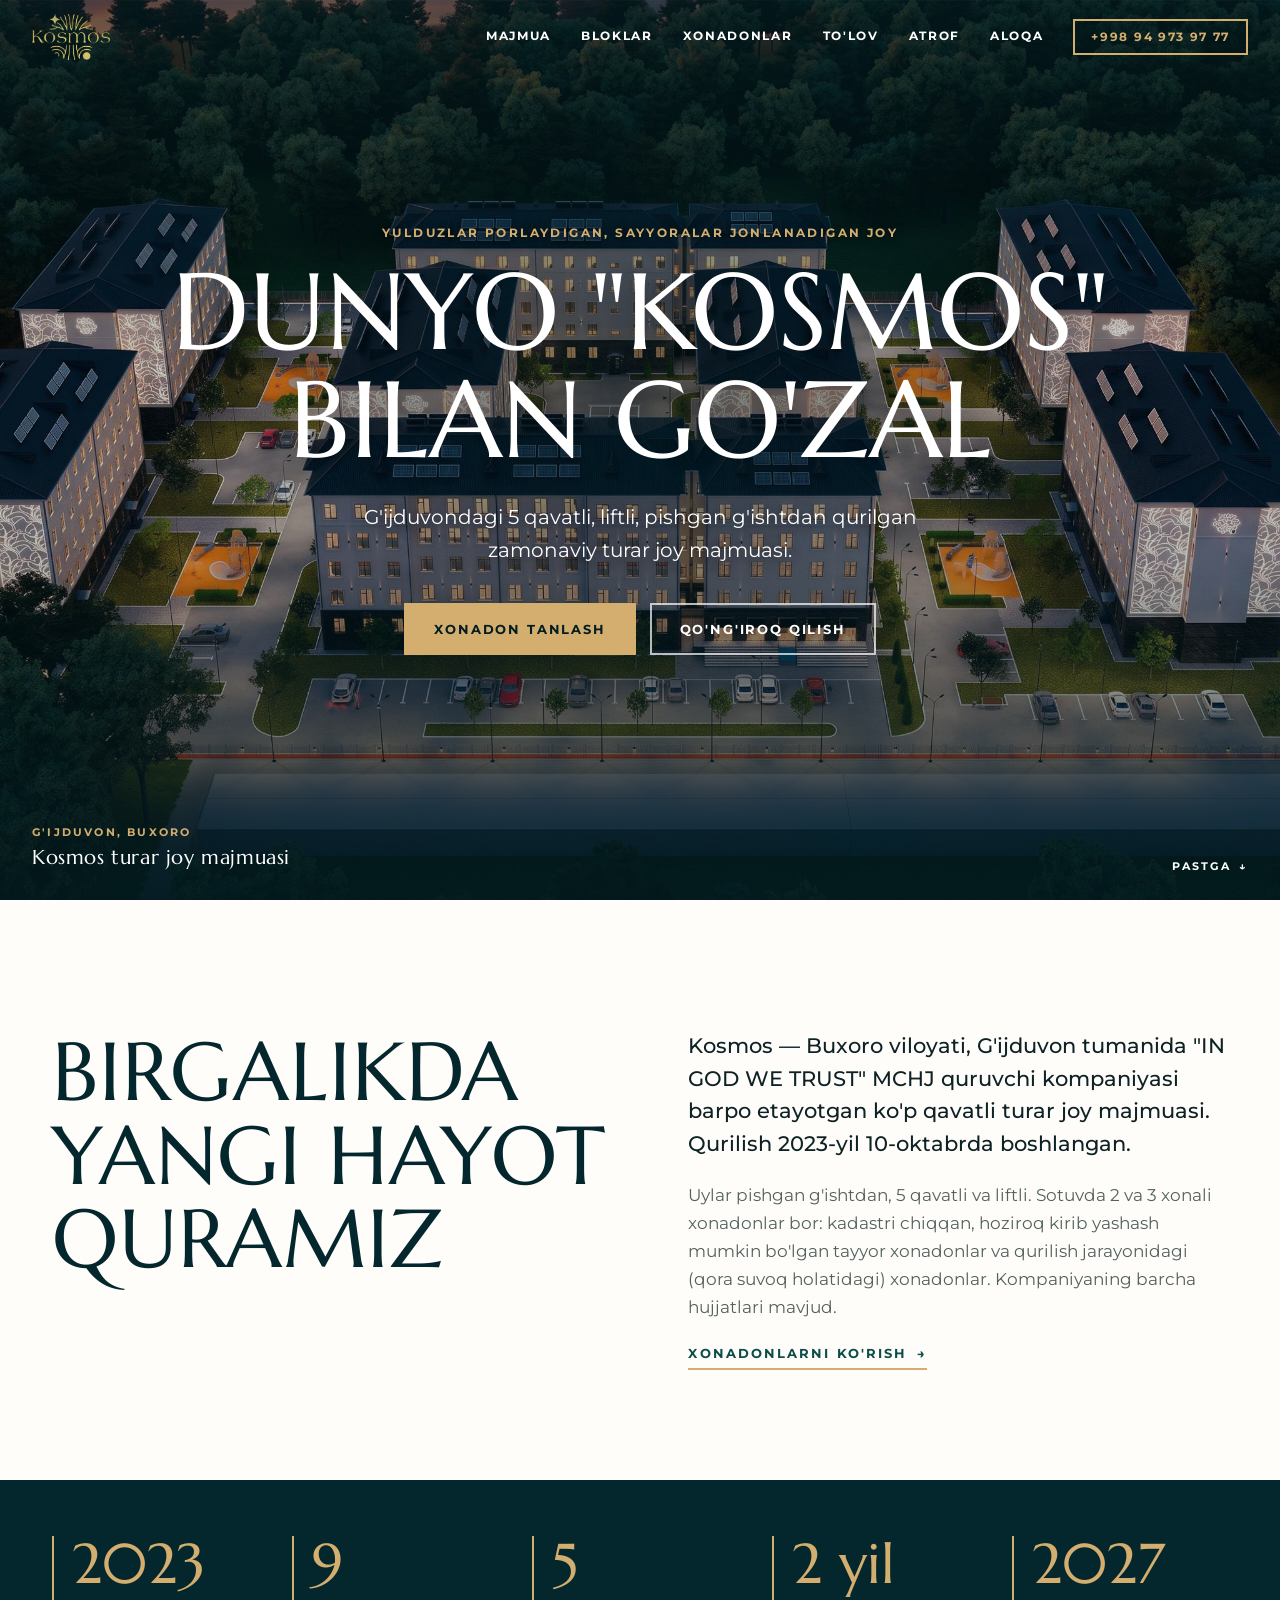
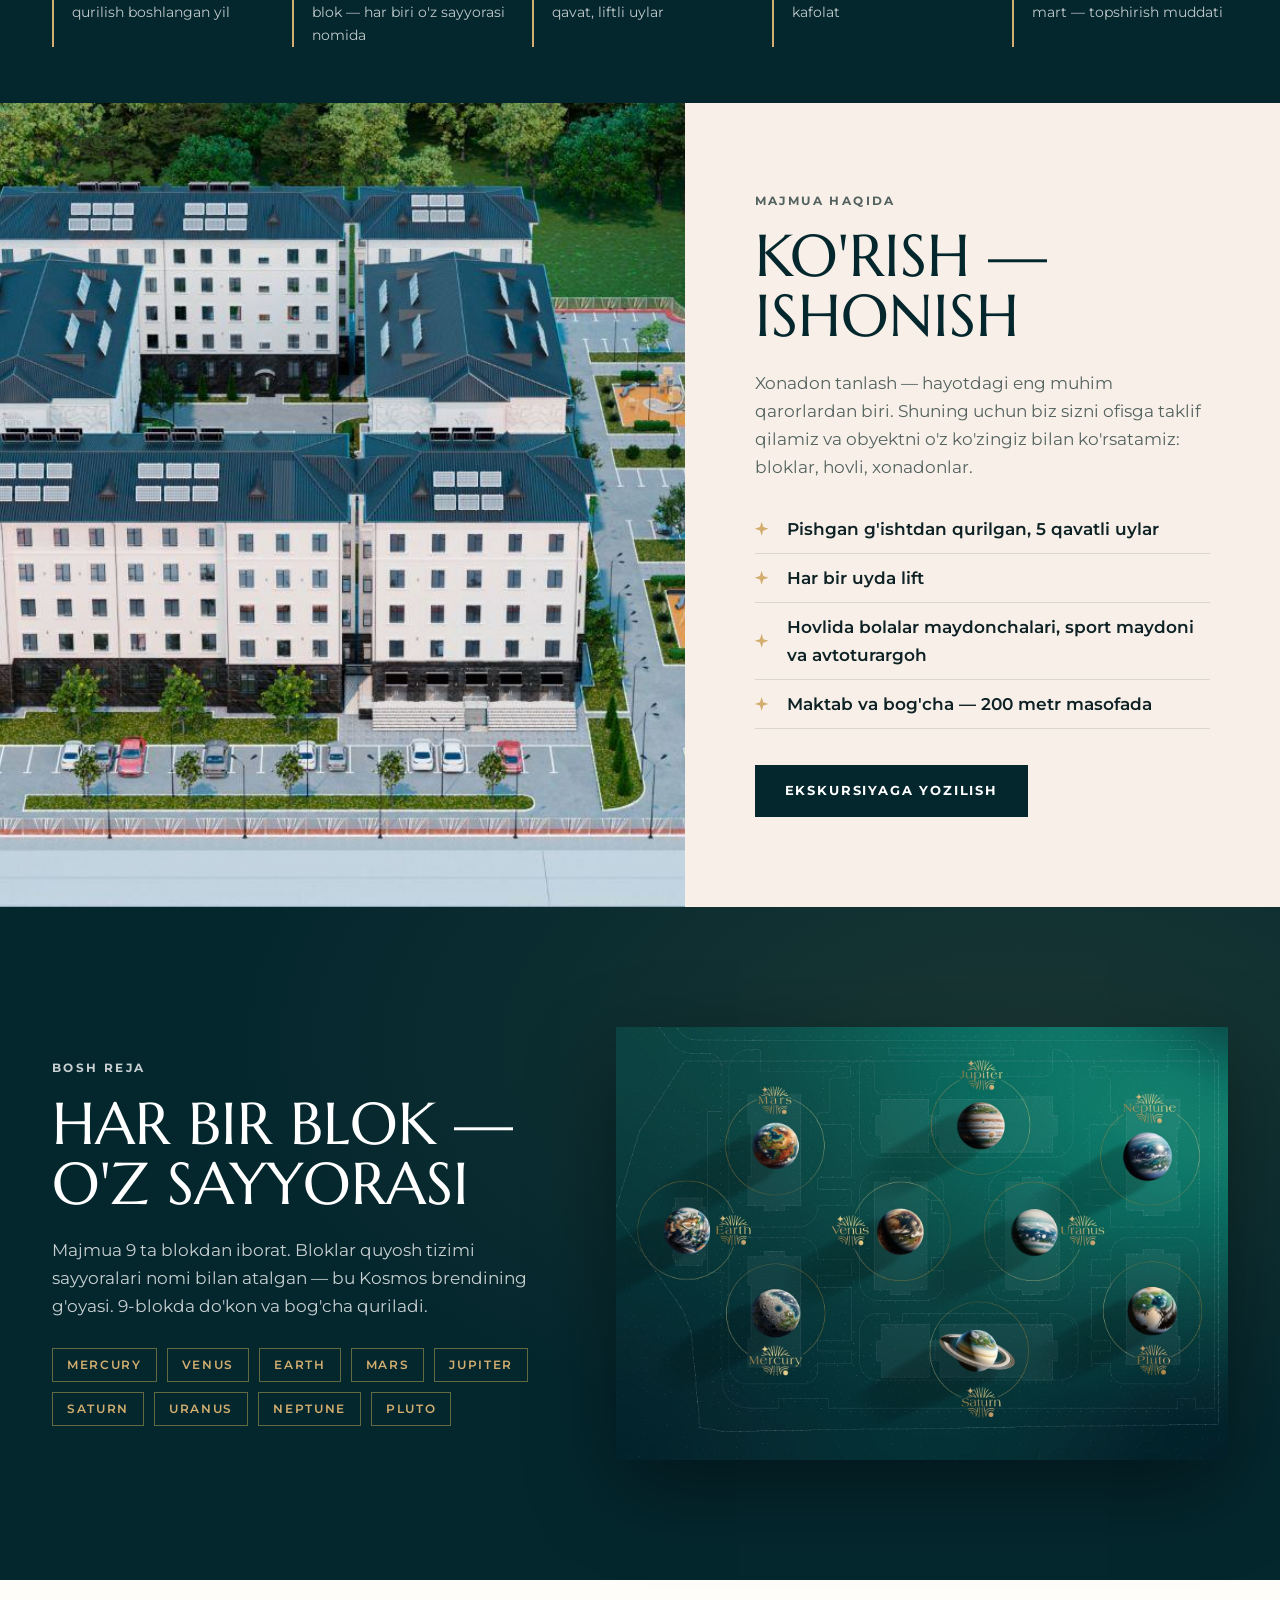
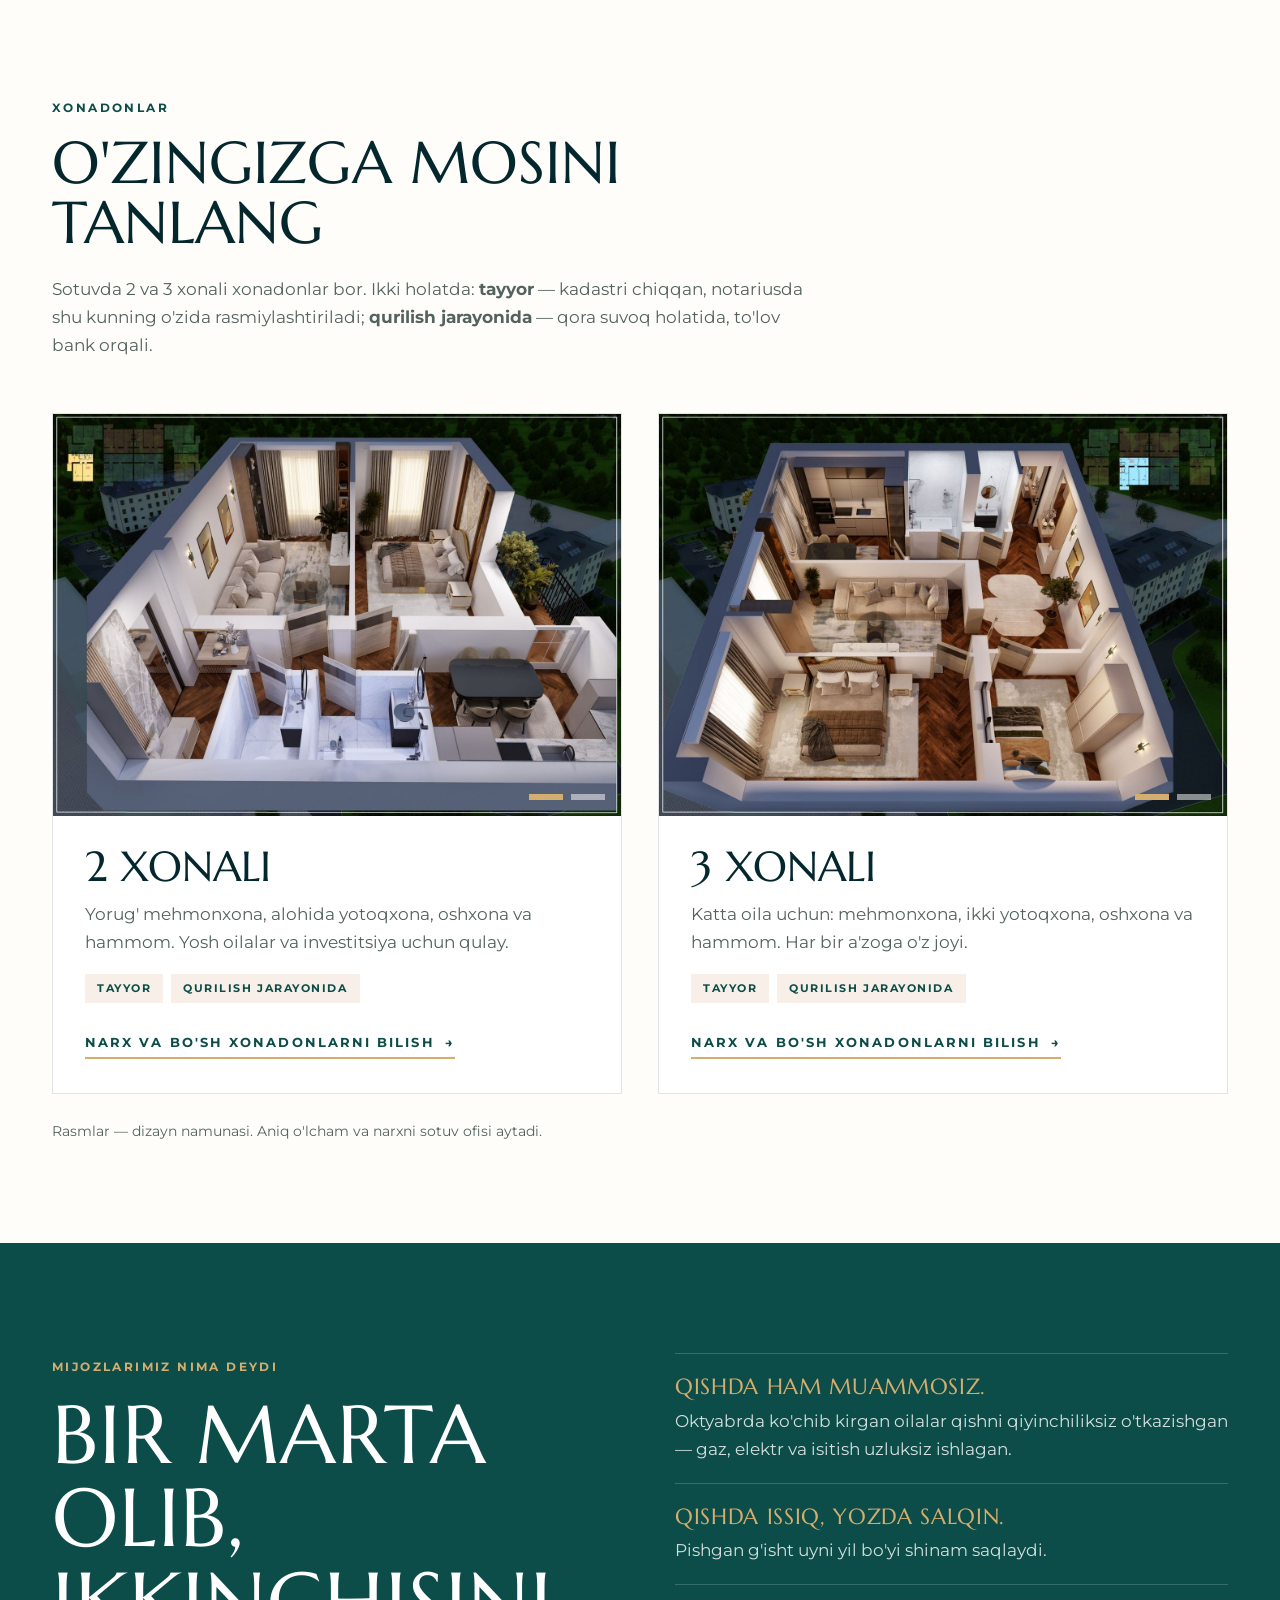
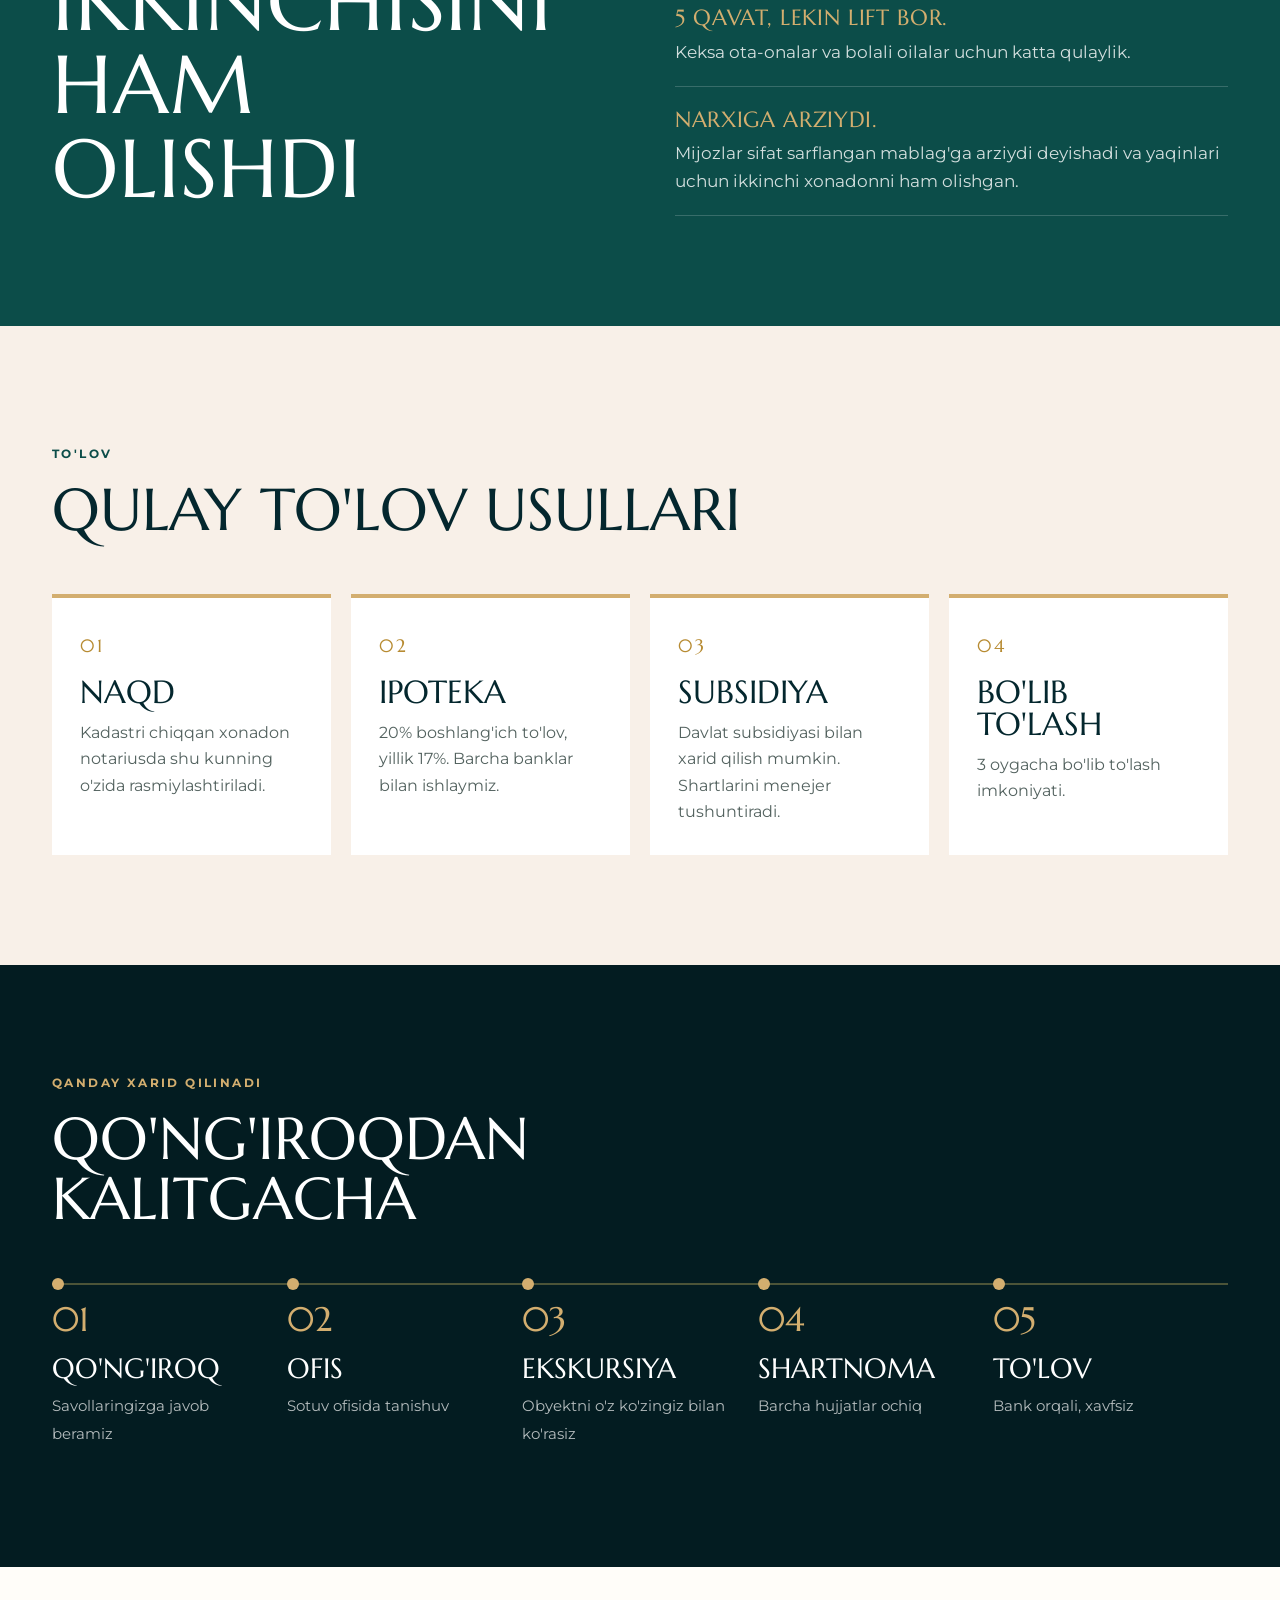
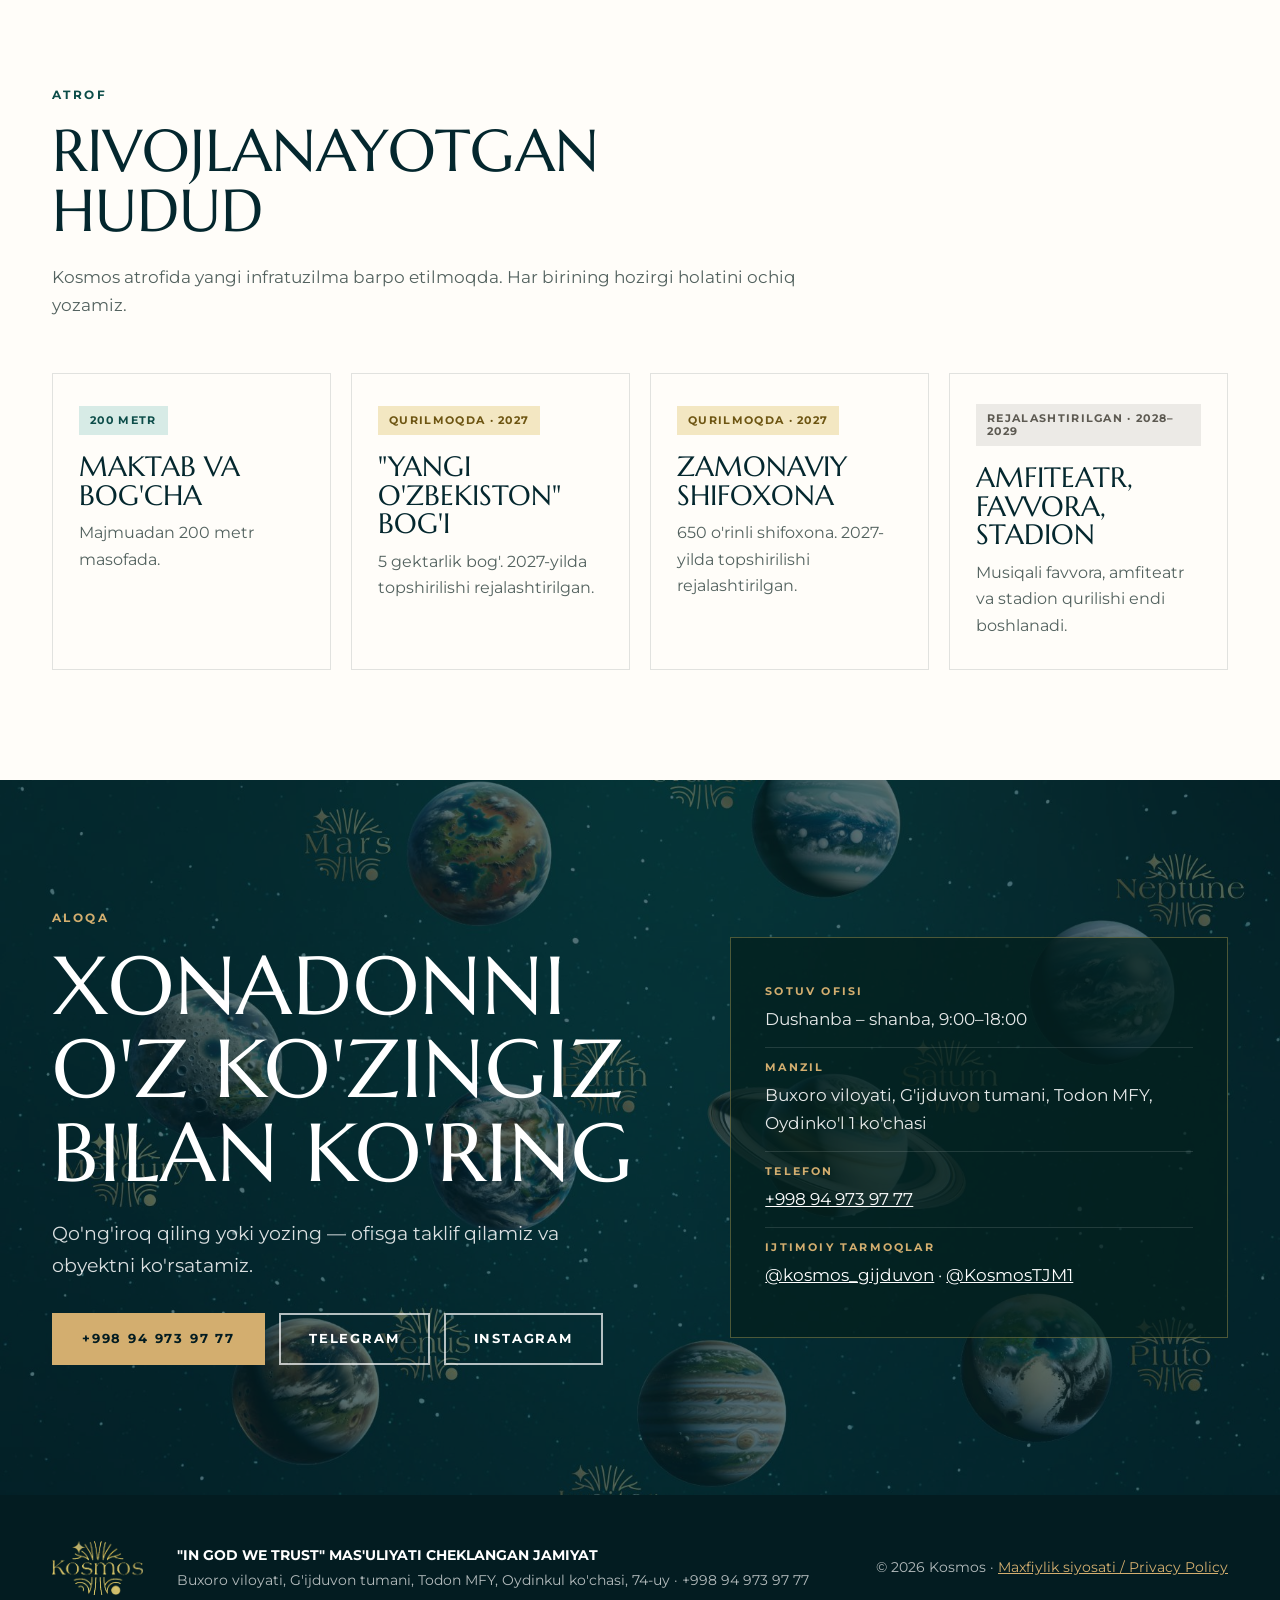
<file: index.html>
<!doctype html>
<html lang="uz">
<head>
<meta charset="utf-8">
<meta name="viewport" content="width=device-width, initial-scale=1">
<title>Kosmos turar joy majmuasi — G'ijduvon</title>
<meta name="description" content="Kosmos — G'ijduvondagi 5 qavatli, liftli, pishgan g'ishtdan qurilgan turar joy majmuasi. 2 va 3 xonali xonadonlar: tayyor (kadastrli) va qurilish jarayonidagi. Quruvchi: &quot;IN GOD WE TRUST&quot; MCHJ.">
<meta name="theme-color" content="#062F2B">
<meta property="og:title" content="Kosmos turar joy majmuasi — G'ijduvon">
<meta property="og:description" content="5 qavatli, liftli, pishgan g'ishtdan qurilgan uylar. 2 va 3 xonali xonadonlar.">
<meta property="og:image" content="https://kosmostjm.uz/bosh-kompyuter.jpg">
<meta property="og:url" content="https://kosmostjm.uz/">
<link rel="icon" href="logo-gold.png">
<link rel="preconnect" href="https://fonts.googleapis.com">
<link rel="preconnect" href="https://fonts.gstatic.com" crossorigin>
<link href="https://fonts.googleapis.com/css2?family=Marcellus&family=Montserrat:wght@400;500;600;700&display=swap" rel="stylesheet">
<link rel="stylesheet" href="site.css">
</head>
<body>

<header class="nav" id="nav">
  <div class="nav__inner">
    <a class="nav__logo" href="#top" aria-label="Kosmos — bosh sahifa"><img src="logo-gold.png" alt="Kosmos"></a>
    <nav class="nav__links" id="menu" aria-label="Asosiy menyu">
      <a href="#majmua">Majmua</a>
      <a href="#bloklar">Bloklar</a>
      <a href="#xonadonlar">Xonadonlar</a>
      <a href="#tolov">To'lov</a>
      <a href="#atrof">Atrof</a>
      <a href="#aloqa">Aloqa</a>
      <a class="nav__call" href="tel:+998949739777">+998 94 973 97 77</a>
    </nav>
    <button class="nav__burger" id="burger" aria-label="Menyuni ochish" aria-expanded="false" aria-controls="menu"><span></span><span></span><span></span></button>
  </div>
</header>

<main id="top">

  <!-- HERO -->
  <section class="hero">
    <picture>
      <source media="(max-width: 700px) and (orientation: portrait)" srcset="bosh-telefon.jpg">
      <img class="hero__bg" src="bosh-kompyuter.jpg" alt="Kosmos turar joy majmuasi kechqurun: derazalarda chiroqlar yongan">
    </picture>
    <div class="hero__tint"></div>
    <div class="hero__content">
      <p class="eyebrow">Yulduzlar porlaydigan, sayyoralar jonlanadigan joy</p>
      <h1 class="hero__title">Dunyo "Kosmos"<br>bilan go'zal</h1>
      <p class="hero__lead">G'ijduvondagi 5 qavatli, liftli, pishgan g'ishtdan qurilgan zamonaviy turar joy majmuasi.</p>
      <div class="hero__cta">
        <a class="btn btn--gold" href="#xonadonlar">Xonadon tanlash</a>
        <a class="btn btn--ghost" href="tel:+998949739777">Qo'ng'iroq qilish</a>
      </div>
    </div>
    <div class="hero__foot">
      <div class="hero__place"><span>G'ijduvon, Buxoro</span><b>Kosmos turar joy majmuasi</b></div>
      <a class="hero__scroll" href="#majmua">Pastga <i aria-hidden="true">↓</i></a>
    </div>
  </section>

  <!-- INTRO -->
  <section class="intro reveal" id="majmua">
    <div class="wrap intro__grid">
      <h2 class="h-display">Birgalikda<br>yangi hayot<br>quramiz</h2>
      <div>
        <p class="lead">Kosmos — Buxoro viloyati, G'ijduvon tumanida "IN GOD WE TRUST" MCHJ quruvchi kompaniyasi barpo etayotgan ko'p qavatli turar joy majmuasi. Qurilish 2023-yil 10-oktabrda boshlangan.</p>
        <p>Uylar pishgan g'ishtdan, 5 qavatli va liftli. Sotuvda 2 va 3 xonali xonadonlar bor: kadastri chiqqan, hoziroq kirib yashash mumkin bo'lgan tayyor xonadonlar va qurilish jarayonidagi (qora suvoq holatidagi) xonadonlar. Kompaniyaning barcha hujjatlari mavjud.</p>
        <a class="link-arrow" href="#xonadonlar">Xonadonlarni ko'rish</a>
      </div>
    </div>
  </section>

  <!-- STATS -->
  <section class="stats">
    <div class="wrap stats__grid">
      <div class="stat"><b>2023</b><span>qurilish boshlangan yil</span></div>
      <div class="stat"><b>9</b><span>blok — har biri o'z sayyorasi nomida</span></div>
      <div class="stat"><b>5</b><span>qavat, liftli uylar</span></div>
      <div class="stat"><b>2 yil</b><span>kafolat</span></div>
      <div class="stat"><b>2027</b><span>mart — topshirish muddati</span></div>
    </div>
  </section>

  <!-- SEEING IS BELIEVING -->
  <section class="split reveal">
    <div class="split__img"><img src="hero.jpg" alt="Kosmos majmuasi: bloklar, hovli va bolalar maydonchalari" loading="lazy"></div>
    <div class="split__text">
      <p class="eyebrow eyebrow--dark">Majmua haqida</p>
      <h2 class="h-section">Ko'rish — ishonish</h2>
      <p>Xonadon tanlash — hayotdagi eng muhim qarorlardan biri. Shuning uchun biz sizni ofisga taklif qilamiz va obyektni o'z ko'zingiz bilan ko'rsatamiz: bloklar, hovli, xonadonlar.</p>
      <ul class="ticks">
        <li>Pishgan g'ishtdan qurilgan, 5 qavatli uylar</li>
        <li>Har bir uyda lift</li>
        <li>Hovlida bolalar maydonchalari, sport maydoni va avtoturargoh</li>
        <li>Maktab va bog'cha — 200 metr masofada</li>
      </ul>
      <a class="btn btn--dark" href="#aloqa">Ekskursiyaga yozilish</a>
    </div>
  </section>

  <!-- BLOCKS -->
  <section class="blocks" id="bloklar">
    <div class="wrap blocks__grid reveal">
      <div class="blocks__text">
        <p class="eyebrow">Bosh reja</p>
        <h2 class="h-section h-section--light">Har bir blok —<br>o'z sayyorasi</h2>
        <p>Majmua 9 ta blokdan iborat. Bloklar quyosh tizimi sayyoralari nomi bilan atalgan — bu Kosmos brendining g'oyasi. 9-blokda do'kon va bog'cha quriladi.</p>
        <ul class="planets">
          <li>Mercury</li><li>Venus</li><li>Earth</li><li>Mars</li><li>Jupiter</li><li>Saturn</li><li>Uranus</li><li>Neptune</li><li>Pluto</li>
        </ul>
      </div>
      <figure class="blocks__img"><img src="reja-sayyoralar.jpg" alt="Kosmos bosh rejasi: har bir blok o'z sayyorasi nomida" loading="lazy"></figure>
    </div>
  </section>

  <!-- APARTMENTS -->
  <section class="flats" id="xonadonlar">
    <div class="wrap">
      <div class="section-head reveal">
        <p class="eyebrow eyebrow--dark">Xonadonlar</p>
        <h2 class="h-section">O'zingizga mosini tanlang</h2>
        <p>Sotuvda 2 va 3 xonali xonadonlar bor. Ikki holatda: <b>tayyor</b> — kadastri chiqqan, notariusda shu kunning o'zida rasmiylashtiriladi; <b>qurilish jarayonida</b> — qora suvoq holatida, to'lov bank orqali.</p>
      </div>
      <div class="flats__grid">
        <article class="flat reveal">
          <div class="flat__gallery" data-gallery>
            <img src="2-xonali-1.jpg" alt="2 xonali xonadon dizayn ko'rinishi" loading="lazy">
            <div class="flat__thumbs">
              <button aria-label="1-rasm" class="is-on" data-src="2-xonali-1.jpg"></button>
              <button aria-label="2-rasm" data-src="2-xonali-2.jpg"></button>
            </div>
          </div>
          <div class="flat__body">
            <h3>2 xonali</h3>
            <p>Yorug' mehmonxona, alohida yotoqxona, oshxona va hammom. Yosh oilalar va investitsiya uchun qulay.</p>
            <div class="tags"><span>Tayyor</span><span>Qurilish jarayonida</span></div>
            <a class="link-arrow" href="https://t.me/KosmosTJM1" target="_blank" rel="noopener">Narx va bo'sh xonadonlarni bilish</a>
          </div>
        </article>
        <article class="flat reveal">
          <div class="flat__gallery" data-gallery>
            <img src="3-xonali-1.jpg" alt="3 xonali xonadon dizayn ko'rinishi" loading="lazy">
            <div class="flat__thumbs">
              <button aria-label="1-rasm" class="is-on" data-src="3-xonali-1.jpg"></button>
              <button aria-label="2-rasm" data-src="3-xonali-2.jpg"></button>
            </div>
          </div>
          <div class="flat__body">
            <h3>3 xonali</h3>
            <p>Katta oila uchun: mehmonxona, ikki yotoqxona, oshxona va hammom. Har bir a'zoga o'z joyi.</p>
            <div class="tags"><span>Tayyor</span><span>Qurilish jarayonida</span></div>
            <a class="link-arrow" href="https://t.me/KosmosTJM1" target="_blank" rel="noopener">Narx va bo'sh xonadonlarni bilish</a>
          </div>
        </article>
      </div>
      <p class="note">Rasmlar — dizayn namunasi. Aniq o'lcham va narxni sotuv ofisi aytadi.</p>
    </div>
  </section>

  <!-- CLIENTS -->
  <section class="voices reveal">
    <div class="wrap voices__grid">
      <div>
        <p class="eyebrow">Mijozlarimiz nima deydi</p>
        <h2 class="h-display h-display--light">Bir marta olib,<br>ikkinchisini ham<br>olishdi</h2>
      </div>
      <ul class="voices__list">
        <li><b>Qishda ham muammosiz.</b> Oktyabrda ko'chib kirgan oilalar qishni qiyinchiliksiz o'tkazishgan — gaz, elektr va isitish uzluksiz ishlagan.</li>
        <li><b>Qishda issiq, yozda salqin.</b> Pishgan g'isht uyni yil bo'yi shinam saqlaydi.</li>
        <li><b>5 qavat, lekin lift bor.</b> Keksa ota-onalar va bolali oilalar uchun katta qulaylik.</li>
        <li><b>Narxiga arziydi.</b> Mijozlar sifat sarflangan mablag'ga arziydi deyishadi va yaqinlari uchun ikkinchi xonadonni ham olishgan.</li>
      </ul>
    </div>
  </section>

  <!-- PAYMENT -->
  <section class="pay" id="tolov">
    <div class="wrap">
      <div class="section-head reveal">
        <p class="eyebrow eyebrow--dark">To'lov</p>
        <h2 class="h-section">Qulay to'lov usullari</h2>
      </div>
      <div class="pay__grid">
        <div class="card reveal"><span class="card__n">01</span><h3>Naqd</h3><p>Kadastri chiqqan xonadon notariusda shu kunning o'zida rasmiylashtiriladi.</p></div>
        <div class="card reveal"><span class="card__n">02</span><h3>Ipoteka</h3><p>20% boshlang'ich to'lov, yillik 17%. Barcha banklar bilan ishlaymiz.</p></div>
        <div class="card reveal"><span class="card__n">03</span><h3>Subsidiya</h3><p>Davlat subsidiyasi bilan xarid qilish mumkin. Shartlarini menejer tushuntiradi.</p></div>
        <div class="card reveal"><span class="card__n">04</span><h3>Bo'lib to'lash</h3><p>3 oygacha bo'lib to'lash imkoniyati.</p></div>
      </div>
    </div>
  </section>

  <!-- PROCESS -->
  <section class="steps">
    <div class="wrap">
      <div class="section-head reveal">
        <p class="eyebrow">Qanday xarid qilinadi</p>
        <h2 class="h-section h-section--light">Qo'ng'iroqdan kalitgacha</h2>
      </div>
      <ol class="steps__list reveal">
        <li><b>Qo'ng'iroq</b><span>Savollaringizga javob beramiz</span></li>
        <li><b>Ofis</b><span>Sotuv ofisida tanishuv</span></li>
        <li><b>Ekskursiya</b><span>Obyektni o'z ko'zingiz bilan ko'rasiz</span></li>
        <li><b>Shartnoma</b><span>Barcha hujjatlar ochiq</span></li>
        <li><b>To'lov</b><span>Bank orqali, xavfsiz</span></li>
      </ol>
    </div>
  </section>

  <!-- NEIGHBOURHOOD -->
  <section class="near" id="atrof">
    <div class="wrap">
      <div class="section-head reveal">
        <p class="eyebrow eyebrow--dark">Atrof</p>
        <h2 class="h-section">Rivojlanayotgan hudud</h2>
        <p>Kosmos atrofida yangi infratuzilma barpo etilmoqda. Har birining hozirgi holatini ochiq yozamiz.</p>
      </div>
      <div class="near__grid">
        <div class="place reveal"><span class="pill pill--ok">200 metr</span><h3>Maktab va bog'cha</h3><p>Majmuadan 200 metr masofada.</p></div>
        <div class="place reveal"><span class="pill">Qurilmoqda · 2027</span><h3>"Yangi O'zbekiston" bog'i</h3><p>5 gektarlik bog'. 2027-yilda topshirilishi rejalashtirilgan.</p></div>
        <div class="place reveal"><span class="pill">Qurilmoqda · 2027</span><h3>Zamonaviy shifoxona</h3><p>650 o'rinli shifoxona. 2027-yilda topshirilishi rejalashtirilgan.</p></div>
        <div class="place reveal"><span class="pill pill--plan">Rejalashtirilgan · 2028–2029</span><h3>Amfiteatr, favvora, stadion</h3><p>Musiqali favvora, amfiteatr va stadion qurilishi endi boshlanadi.</p></div>
      </div>
    </div>
  </section>

  <!-- CTA / CONTACT -->
  <section class="cta" id="aloqa">
    <div class="cta__bg" aria-hidden="true"></div>
    <div class="wrap cta__grid reveal">
      <div>
        <p class="eyebrow">Aloqa</p>
        <h2 class="h-display h-display--light">Xonadonni<br>o'z ko'zingiz<br>bilan ko'ring</h2>
        <p class="cta__lead">Qo'ng'iroq qiling yoki yozing — ofisga taklif qilamiz va obyektni ko'rsatamiz.</p>
        <div class="hero__cta">
          <a class="btn btn--gold" href="tel:+998949739777">+998 94 973 97 77</a>
          <a class="btn btn--ghost" href="https://t.me/KosmosTJM1" target="_blank" rel="noopener">Telegram</a>
          <a class="btn btn--ghost" href="https://www.instagram.com/kosmos_gijduvon/" target="_blank" rel="noopener">Instagram</a>
        </div>
      </div>
      <dl class="cta__info">
        <div><dt>Sotuv ofisi</dt><dd>Dushanba – shanba, 9:00–18:00</dd></div>
        <div><dt>Manzil</dt><dd>Buxoro viloyati, G'ijduvon tumani, Todon MFY, Oydinko'l 1 ko'chasi</dd></div>
        <div><dt>Telefon</dt><dd><a href="tel:+998949739777">+998 94 973 97 77</a></dd></div>
        <div><dt>Ijtimoiy tarmoqlar</dt><dd><a href="https://www.instagram.com/kosmos_gijduvon/" target="_blank" rel="noopener">@kosmos_gijduvon</a> · <a href="https://t.me/KosmosTJM1" target="_blank" rel="noopener">@KosmosTJM1</a></dd></div>
      </dl>
    </div>
  </section>
</main>

<footer class="foot">
  <div class="wrap foot__grid">
    <img src="logo-gold.png" alt="Kosmos" class="foot__logo">
    <div>
      <p><b>"IN GOD WE TRUST" MAS'ULIYATI CHEKLANGAN JAMIYAT</b></p>
      <p>Buxoro viloyati, G'ijduvon tumani, Todon MFY, Oydinkul ko'chasi, 74-uy · +998 94 973 97 77</p>
    </div>
    <p class="foot__legal">© 2026 Kosmos · <a href="maxfiylik.html">Maxfiylik siyosati / Privacy Policy</a></p>
  </div>
</footer>

<script>
(function () {
  var nav = document.getElementById('nav');
  var burger = document.getElementById('burger');
  function onScroll() { nav.classList.toggle('nav--solid', window.scrollY > 40); }
  window.addEventListener('scroll', onScroll, { passive: true });
  onScroll();

  burger.addEventListener('click', function () {
    var open = nav.classList.toggle('nav--open');
    burger.setAttribute('aria-expanded', open ? 'true' : 'false');
  });
  document.querySelectorAll('#menu a').forEach(function (a) {
    a.addEventListener('click', function () { nav.classList.remove('nav--open'); burger.setAttribute('aria-expanded', 'false'); });
  });

  document.querySelectorAll('[data-gallery]').forEach(function (g) {
    var img = g.querySelector('img');
    g.querySelectorAll('button').forEach(function (b) {
      b.addEventListener('click', function () {
        img.src = b.getAttribute('data-src');
        g.querySelectorAll('button').forEach(function (x) { x.classList.remove('is-on'); });
        b.classList.add('is-on');
      });
    });
  });

  var items = document.querySelectorAll('.reveal');
  if ('IntersectionObserver' in window && !window.matchMedia('(prefers-reduced-motion: reduce)').matches) {
    document.documentElement.classList.add('js-reveal');
    var io = new IntersectionObserver(function (entries) {
      entries.forEach(function (e) { if (e.isIntersecting) { e.target.classList.add('is-in'); io.unobserve(e.target); } });
    }, { rootMargin: '0px 0px -8% 0px' });
    items.forEach(function (el) { io.observe(el); });
  }
})();
</script>
</body>
</html>
</file>
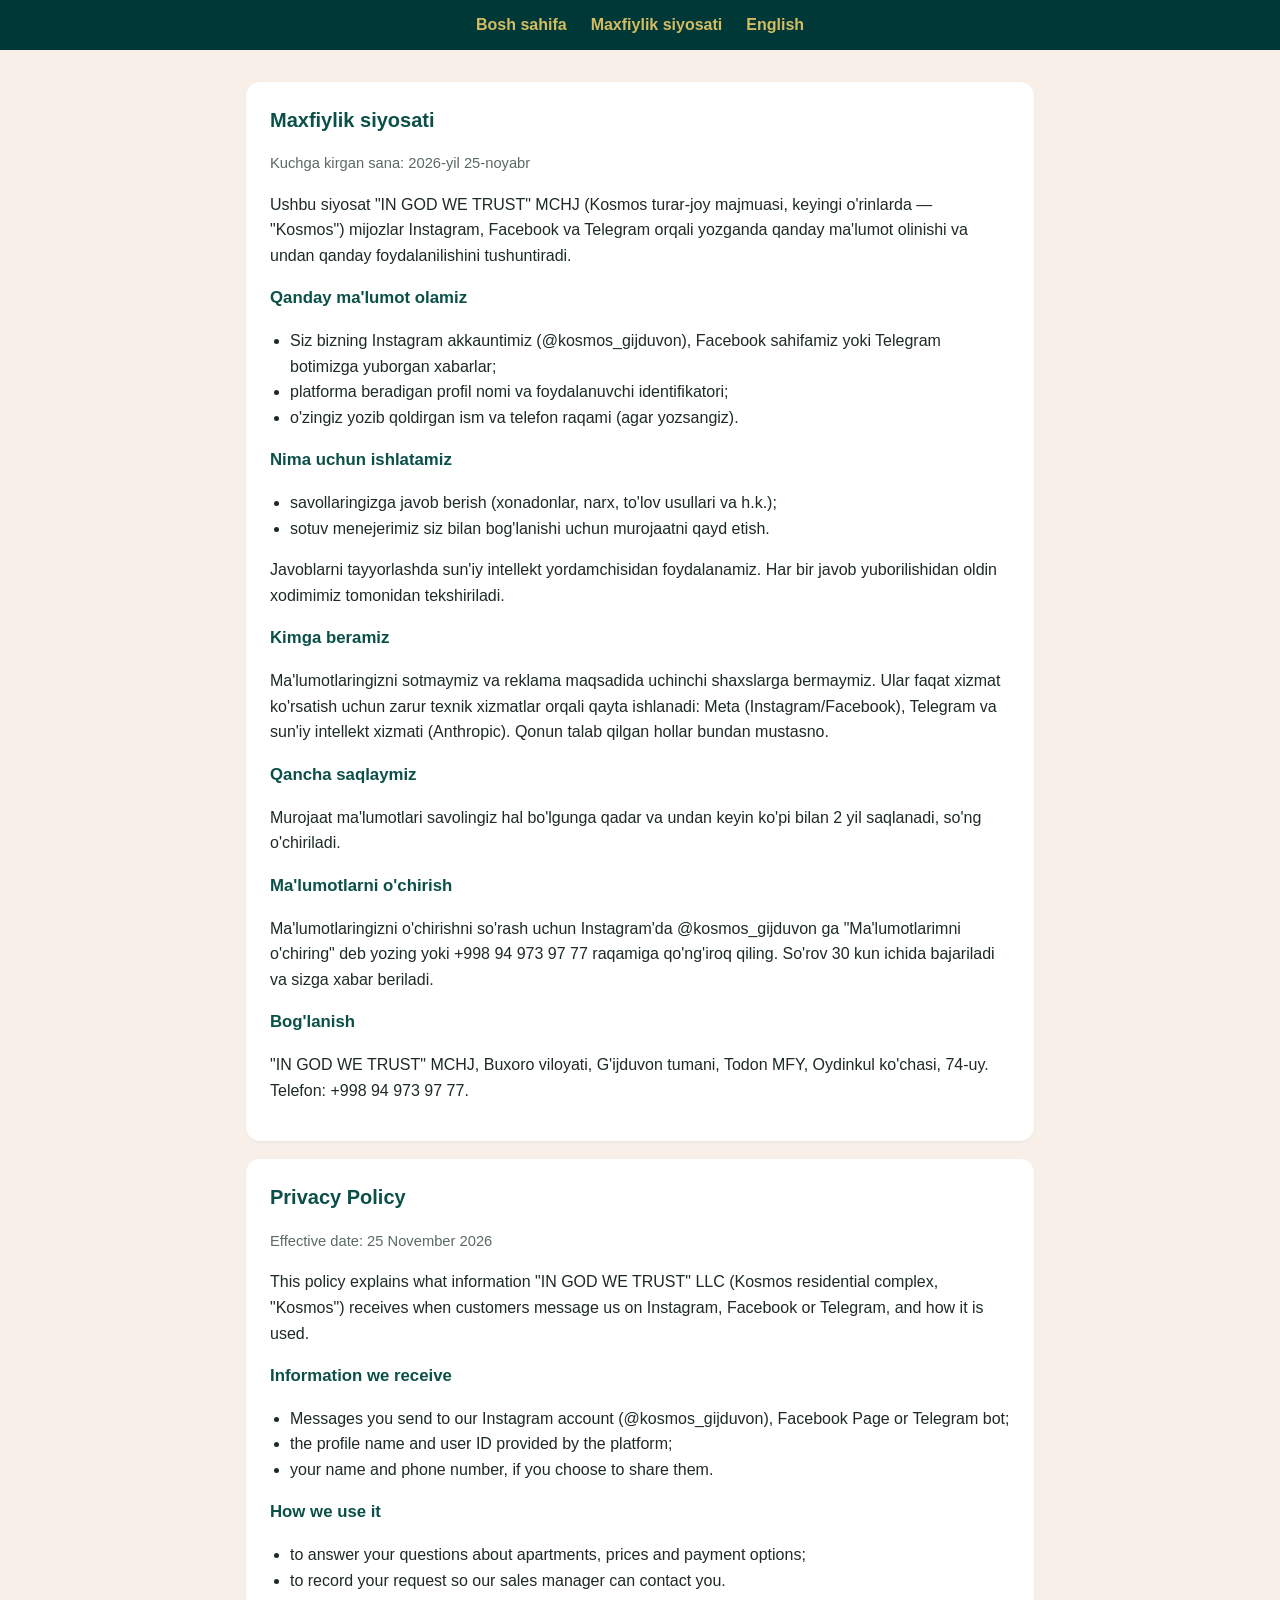
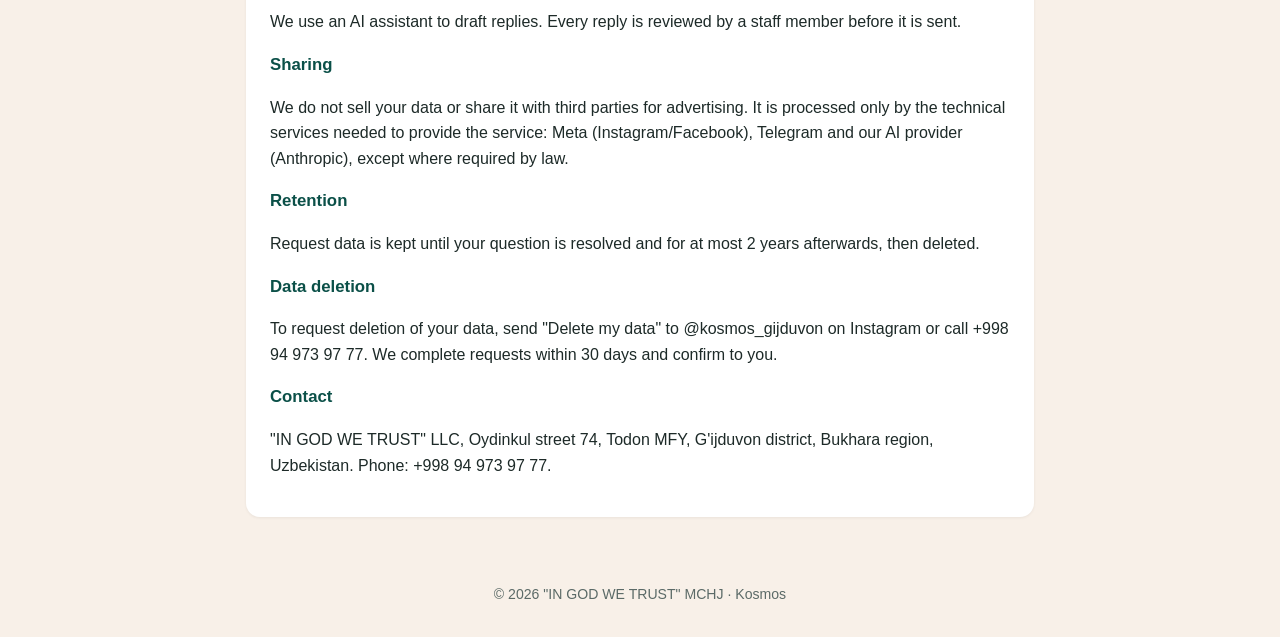
<file: maxfiylik.html>
<!doctype html>
<html lang="uz">
<head>
<meta charset="utf-8">
<meta name="viewport" content="width=device-width, initial-scale=1">
<title>Maxfiylik siyosati — Kosmos</title>
<link rel="stylesheet" href="style.css">
</head>
<body>
<nav><a href="index.html">Bosh sahifa</a><a href="maxfiylik.html">Maxfiylik siyosati</a><a href="#en">English</a></nav>
<main>
  <section>
    <h2>Maxfiylik siyosati</h2>
    <p class="muted">Kuchga kirgan sana: 2026-yil 25-noyabr</p>
    <p>Ushbu siyosat "IN GOD WE TRUST" MCHJ (Kosmos turar-joy majmuasi, keyingi o'rinlarda — "Kosmos") mijozlar Instagram, Facebook va Telegram orqali yozganda qanday ma'lumot olinishi va undan qanday foydalanilishini tushuntiradi.</p>

    <h3>Qanday ma'lumot olamiz</h3>
    <ul>
      <li>Siz bizning Instagram akkauntimiz (@kosmos_gijduvon), Facebook sahifamiz yoki Telegram botimizga yuborgan xabarlar;</li>
      <li>platforma beradigan profil nomi va foydalanuvchi identifikatori;</li>
      <li>o'zingiz yozib qoldirgan ism va telefon raqami (agar yozsangiz).</li>
    </ul>

    <h3>Nima uchun ishlatamiz</h3>
    <ul>
      <li>savollaringizga javob berish (xonadonlar, narx, to'lov usullari va h.k.);</li>
      <li>sotuv menejerimiz siz bilan bog'lanishi uchun murojaatni qayd etish.</li>
    </ul>
    <p>Javoblarni tayyorlashda sun'iy intellekt yordamchisidan foydalanamiz. Har bir javob yuborilishidan oldin xodimimiz tomonidan tekshiriladi.</p>

    <h3>Kimga beramiz</h3>
    <p>Ma'lumotlaringizni sotmaymiz va reklama maqsadida uchinchi shaxslarga bermaymiz. Ular faqat xizmat ko'rsatish uchun zarur texnik xizmatlar orqali qayta ishlanadi: Meta (Instagram/Facebook), Telegram va sun'iy intellekt xizmati (Anthropic). Qonun talab qilgan hollar bundan mustasno.</p>

    <h3>Qancha saqlaymiz</h3>
    <p>Murojaat ma'lumotlari savolingiz hal bo'lgunga qadar va undan keyin ko'pi bilan 2 yil saqlanadi, so'ng o'chiriladi.</p>

    <h3>Ma'lumotlarni o'chirish</h3>
    <p>Ma'lumotlaringizni o'chirishni so'rash uchun Instagram'da @kosmos_gijduvon ga "Ma'lumotlarimni o'chiring" deb yozing yoki +998 94 973 97 77 raqamiga qo'ng'iroq qiling. So'rov 30 kun ichida bajariladi va sizga xabar beriladi.</p>

    <h3>Bog'lanish</h3>
    <p>"IN GOD WE TRUST" MCHJ, Buxoro viloyati, G'ijduvon tumani, Todon MFY, Oydinkul ko'chasi, 74-uy. Telefon: +998 94 973 97 77.</p>
  </section>

  <section id="en" lang="en">
    <h2>Privacy Policy</h2>
    <p class="muted">Effective date: 25 November 2026</p>
    <p>This policy explains what information "IN GOD WE TRUST" LLC (Kosmos residential complex, "Kosmos") receives when customers message us on Instagram, Facebook or Telegram, and how it is used.</p>

    <h3>Information we receive</h3>
    <ul>
      <li>Messages you send to our Instagram account (@kosmos_gijduvon), Facebook Page or Telegram bot;</li>
      <li>the profile name and user ID provided by the platform;</li>
      <li>your name and phone number, if you choose to share them.</li>
    </ul>

    <h3>How we use it</h3>
    <ul>
      <li>to answer your questions about apartments, prices and payment options;</li>
      <li>to record your request so our sales manager can contact you.</li>
    </ul>
    <p>We use an AI assistant to draft replies. Every reply is reviewed by a staff member before it is sent.</p>

    <h3>Sharing</h3>
    <p>We do not sell your data or share it with third parties for advertising. It is processed only by the technical services needed to provide the service: Meta (Instagram/Facebook), Telegram and our AI provider (Anthropic), except where required by law.</p>

    <h3>Retention</h3>
    <p>Request data is kept until your question is resolved and for at most 2 years afterwards, then deleted.</p>

    <h3>Data deletion</h3>
    <p>To request deletion of your data, send "Delete my data" to @kosmos_gijduvon on Instagram or call +998 94 973 97 77. We complete requests within 30 days and confirm to you.</p>

    <h3>Contact</h3>
    <p>"IN GOD WE TRUST" LLC, Oydinkul street 74, Todon MFY, G'ijduvon district, Bukhara region, Uzbekistan. Phone: +998 94 973 97 77.</p>
  </section>
</main>
<footer>© 2026 "IN GOD WE TRUST" MCHJ · Kosmos</footer>
</body>
</html>
</file>
<file: site.css>
/* Brend ranglari — "Kosmos" brendbukidan (Проектная документация, 2024) */
:root {
  --pine: #0F7969;      /* Pine-green, asosiy */
  --emerald: #0C4D49;   /* Blue-green, ikkinchi */
  --deep: #04272E;      /* Dark-green, qo'shimcha */
  --deeper: #031C21;
  --gold: #D3AE6F;      /* Fawn */
  --gold-light: #FAE298;/* Flavescent */
  --gold-2: #B78B32;    /* Camel */
  --cream: #F8F0E8;
  --gray: #E7EBEC;
  --paper: #FFFDF9;
  --ink: #0E2226;
  --muted: #53625F;
  --line: rgba(14, 34, 38, .12);
  --serif: "Marcellus", "Americana", Georgia, serif;           /* sarlavha (brend: Americana) */
  --cond: "Montserrat", "Proxima Nova", "Segoe UI", sans-serif; /* yorliq va tugmalar */
  --sans: "Montserrat", "Proxima Nova", "Segoe UI", Arial, sans-serif; /* matn (brend: Proxima Nova) */
  --wrap: 1240px;
}

*, *::before, *::after { box-sizing: border-box; }
html { scroll-behavior: smooth; }
body { margin: 0; background: var(--paper); color: var(--ink); font: 400 17px/1.65 var(--sans); -webkit-font-smoothing: antialiased; }
img { max-width: 100%; display: block; }
a { color: inherit; }
.wrap { max-width: var(--wrap); margin: 0 auto; padding: 0 32px; }

/* ---------- type ---------- */
.eyebrow { font: 700 12px/1.3 var(--cond); letter-spacing: .2em; text-transform: uppercase; color: var(--gold); margin: 0 0 18px; }
.eyebrow--dark { color: var(--emerald); }
.h-display { font: 400 clamp(44px, 6.4vw, 92px)/1.02 var(--serif); text-transform: uppercase; letter-spacing: .01em; margin: 0; color: var(--deep); }
.h-display--light { color: #fff; }
.h-section { font: 400 clamp(36px, 4.6vw, 64px)/1.02 var(--serif); text-transform: uppercase; margin: 0 0 22px; color: var(--deep); }
.h-section--light { color: #fff; }
.lead { font-size: 21px; line-height: 1.55; font-weight: 500; color: var(--ink); margin-top: 0; }
.link-arrow { display: inline-flex; align-items: center; gap: 10px; font: 700 13px/1.3 var(--cond); letter-spacing: .16em; text-transform: uppercase; text-decoration: none; color: var(--emerald); border-bottom: 2px solid var(--gold); padding-bottom: 6px; }
.link-arrow::after { content: "→"; transition: transform .2s; }
.link-arrow:hover::after { transform: translateX(5px); }

/* ---------- buttons ---------- */
.btn { display: inline-flex; align-items: center; justify-content: center; min-height: 52px; padding: 0 28px; font: 700 13px/1 var(--cond); letter-spacing: .14em; text-transform: uppercase; text-decoration: none; border: 2px solid transparent; transition: background .2s, color .2s, border-color .2s; }
.btn--gold { background: var(--gold); color: var(--deeper); }
.btn--gold:hover { background: #E3CD78; }
.btn--ghost { border-color: rgba(255,255,255,.7); color: #fff; }
.btn--ghost:hover { background: #fff; color: var(--deep); }
.btn--dark { background: var(--deep); color: #fff; margin-top: 10px; }
.btn--dark:hover { background: var(--emerald); }

/* ---------- nav ---------- */
.nav { position: fixed; inset: 0 0 auto; z-index: 50; transition: background .3s, box-shadow .3s; }
.nav__inner { max-width: 1400px; margin: 0 auto; padding: 14px 32px; display: flex; align-items: center; justify-content: space-between; gap: 24px; }
.nav__logo img { height: 46px; width: auto; }
.nav__links { display: flex; align-items: center; gap: 30px; }
.nav__links a { font: 700 12px/1 var(--cond); letter-spacing: .14em; text-transform: uppercase; color: #fff; text-decoration: none; padding: 8px 0; border-bottom: 2px solid transparent; }
.nav__links a:hover { border-color: var(--gold); }
.nav__links .nav__call { border: 2px solid var(--gold); padding: 10px 16px; color: var(--gold); }
.nav__links .nav__call:hover { background: var(--gold); color: var(--deeper); }
.nav--solid { background: rgba(4, 31, 28, .96); box-shadow: 0 8px 30px rgba(0,0,0,.18); }
.nav__burger { display: none; width: 44px; height: 44px; background: none; border: 0; padding: 10px; cursor: pointer; }
.nav__burger span { display: block; height: 2px; background: #fff; margin: 6px 0; transition: transform .25s, opacity .25s; }

/* ---------- hero ---------- */
.hero { position: relative; min-height: 100vh; min-height: 100svh; display: flex; align-items: center; justify-content: center; overflow: hidden; background: var(--deep); color: #fff; text-align: center; }
.hero__bg { position: absolute; inset: 0; width: 100%; height: 100%; object-fit: cover; transform: scale(1.06); animation: drift 22s ease-out forwards; }
/* Tungi rasm o'zi to'q — derazadagi chiroqlar ko'rinsin, matn esa o'qilsin */
.hero__tint { position: absolute; inset: 0; background: linear-gradient(180deg, rgba(4,39,46,.55) 0%, rgba(4,39,46,.18) 40%, rgba(4,39,46,.25) 62%, rgba(3,28,33,.85) 100%); }
.hero__tint::after { content: ""; position: absolute; inset: 0; background: radial-gradient(ellipse at 50% 48%, rgba(3,28,33,.45) 0%, rgba(3,28,33,0) 55%); }
.hero__content { position: relative; z-index: 2; padding: 120px 24px 140px; max-width: 1100px; }
.hero__title { font: 400 clamp(46px, 8.4vw, 128px)/1 var(--serif); text-transform: uppercase; margin: 0 0 26px; text-shadow: 0 4px 30px rgba(0,0,0,.25); }
.hero__lead { font-size: clamp(17px, 1.6vw, 21px); max-width: 640px; margin: 0 auto 36px; color: #fff; text-shadow: 0 2px 14px rgba(0,0,0,.7); }
.hero .eyebrow { text-shadow: 0 2px 10px rgba(0,0,0,.6); }
.hero__cta { display: flex; flex-wrap: wrap; gap: 14px; justify-content: center; }
.hero__foot { position: absolute; z-index: 2; left: 0; right: 0; bottom: 0; display: flex; justify-content: space-between; align-items: flex-end; padding: 0 32px 28px; text-align: left; }
.hero__place span { display: block; font: 700 11px/1 var(--cond); letter-spacing: .2em; text-transform: uppercase; color: var(--gold); margin-bottom: 6px; }
.hero__place b { font: 400 20px/1.2 var(--serif); letter-spacing: .03em; }
.hero__scroll { font: 700 11px/1 var(--cond); letter-spacing: .2em; text-transform: uppercase; text-decoration: none; color: #fff; display: flex; align-items: center; gap: 8px; }
.hero__scroll i { font-style: normal; display: inline-block; animation: bob 1.8s ease-in-out infinite; }
@keyframes drift { to { transform: scale(1); } }
@keyframes bob { 50% { transform: translateY(5px); } }

/* ---------- intro ---------- */
.intro { padding: 130px 0 110px; }
.intro__grid { display: grid; grid-template-columns: 1.05fr 1fr; gap: 70px; align-items: start; }
.intro p { color: var(--muted); }
.intro .lead { color: var(--ink); }

/* ---------- stats ---------- */
.stats { background: var(--deep); color: #fff; padding: 56px 0; }
.stats__grid { display: grid; grid-template-columns: repeat(5, 1fr); gap: 24px; }
.stat { border-left: 2px solid var(--gold); padding-left: 18px; }
.stat b { display: block; font: 400 clamp(40px, 4.4vw, 60px)/1 var(--serif); color: var(--gold); }
.stat span { display: block; margin-top: 8px; font-size: 14px; color: rgba(255,255,255,.75); }

/* ---------- split ---------- */
.split { display: grid; grid-template-columns: 1.15fr 1fr; background: var(--cream); }
.split__img img { width: 100%; height: 100%; object-fit: cover; min-height: 460px; }
.split__text { padding: 90px 70px; align-self: center; }
.split__text > p { color: var(--muted); }
.ticks { list-style: none; padding: 0; margin: 24px 0 26px; }
.ticks li { position: relative; padding: 10px 0 10px 32px; border-bottom: 1px solid var(--line); font-weight: 600; }
.ticks li::before { content: ""; position: absolute; left: 0; top: 50%; width: 14px; height: 14px; margin-top: -7px; background: var(--gold); clip-path: polygon(50% 0, 62% 38%, 100% 50%, 62% 62%, 50% 100%, 38% 62%, 0 50%, 38% 38%); }

/* ---------- blocks ---------- */
.blocks { background: var(--deep) radial-gradient(ellipse at 80% 20%, rgba(212,188,97,.10), transparent 55%); color: #fff; padding: 120px 0; }
.blocks__grid { display: grid; grid-template-columns: .9fr 1.1fr; gap: 64px; align-items: center; }
.blocks__text p { color: rgba(255,255,255,.78); }
.planets { list-style: none; padding: 0; margin: 28px 0 0; display: flex; flex-wrap: wrap; gap: 10px; }
.planets li { font: 600 12px/1 var(--cond); letter-spacing: .14em; text-transform: uppercase; color: var(--gold); border: 1px solid rgba(212,188,97,.45); padding: 10px 14px; }
.blocks__img { margin: 0; }
.blocks__img img { width: 100%; box-shadow: 0 30px 80px rgba(0,0,0,.4); }

/* ---------- section head ---------- */
.section-head { max-width: 760px; margin-bottom: 54px; }
.section-head > p:not(.eyebrow) { color: var(--muted); }
.steps .section-head > p:not(.eyebrow) { color: rgba(255,255,255,.75); }

/* ---------- flats ---------- */
.flats { padding: 120px 0 100px; }
.flats__grid { display: grid; grid-template-columns: 1fr 1fr; gap: 36px; }
.flat { background: #fff; border: 1px solid var(--line); display: flex; flex-direction: column; }
.flat__gallery { position: relative; background: var(--deep); aspect-ratio: 1400 / 990; overflow: hidden; }
.flat__gallery img { width: 100%; height: 100%; object-fit: cover; transition: transform .6s; }
.flat:hover .flat__gallery img { transform: scale(1.03); }
.flat__thumbs { position: absolute; right: 16px; bottom: 16px; display: flex; gap: 8px; }
.flat__thumbs button { width: 34px; height: 6px; border: 0; padding: 0; background: rgba(255,255,255,.5); cursor: pointer; }
.flat__thumbs button.is-on { background: var(--gold); }
.flat__body { padding: 30px 32px 34px; }
.flat__body h3 { font: 400 42px/1 var(--serif); text-transform: uppercase; margin: 0 0 12px; color: var(--deep); }
.flat__body p { color: var(--muted); margin: 0 0 18px; }
.tags { display: flex; flex-wrap: wrap; gap: 8px; margin-bottom: 24px; }
.tags span { font: 700 11px/1 var(--cond); letter-spacing: .14em; text-transform: uppercase; background: var(--cream); color: var(--emerald); padding: 9px 12px; }
.note { margin: 26px 0 0; font-size: 14px; color: var(--muted); }

/* ---------- voices ---------- */
.voices { background: var(--emerald); color: #fff; padding: 110px 0; }
.voices__grid { display: grid; grid-template-columns: 1fr 1fr; gap: 70px; align-items: center; }
.voices__list { list-style: none; margin: 0; padding: 0; }
.voices__list li { padding: 20px 0; border-bottom: 1px solid rgba(255,255,255,.18); color: rgba(255,255,255,.82); }
.voices__list li:first-child { border-top: 1px solid rgba(255,255,255,.18); }
.voices__list b { display: block; font: 400 22px/1.2 var(--serif); letter-spacing: .03em; text-transform: uppercase; color: var(--gold); margin-bottom: 6px; }

/* ---------- pay ---------- */
.pay { padding: 120px 0 110px; background: var(--cream); }
.pay__grid { display: grid; grid-template-columns: repeat(4, 1fr); gap: 20px; }
.card { background: #fff; padding: 34px 28px 30px; border-top: 4px solid var(--gold); }
.card__n { font: 400 18px/1 var(--serif); color: var(--gold-2); letter-spacing: .1em; }
.card h3 { font: 400 32px/1 var(--serif); text-transform: uppercase; color: var(--deep); margin: 16px 0 12px; }
.card p { margin: 0; color: var(--muted); font-size: 16px; }

/* ---------- steps ---------- */
.steps { background: var(--deeper); color: #fff; padding: 110px 0; }
.steps__list { list-style: none; counter-reset: s; margin: 0; padding: 0; display: grid; grid-template-columns: repeat(5, 1fr); }
.steps__list li { counter-increment: s; position: relative; padding: 70px 22px 10px 0; border-top: 2px solid rgba(212,188,97,.35); }
.steps__list li::before { content: "0" counter(s); position: absolute; top: 18px; left: 0; font: 400 34px/1 var(--serif); color: var(--gold); }
.steps__list li::after { content: ""; position: absolute; top: -7px; left: 0; width: 12px; height: 12px; background: var(--gold); border-radius: 50%; }
.steps__list b { display: block; font: 400 28px/1 var(--serif); text-transform: uppercase; margin-bottom: 8px; }
.steps__list span { color: rgba(255,255,255,.7); font-size: 15px; }

/* ---------- near ---------- */
.near { padding: 120px 0 110px; }
.near__grid { display: grid; grid-template-columns: repeat(4, 1fr); gap: 20px; }
.place { border: 1px solid var(--line); padding: 30px 26px; }
.place h3 { font: 400 28px/1.02 var(--serif); text-transform: uppercase; color: var(--deep); margin: 18px 0 10px; }
.place p { margin: 0; color: var(--muted); font-size: 16px; }
.pill { display: inline-block; font: 700 11px/1.2 var(--cond); letter-spacing: .12em; text-transform: uppercase; padding: 8px 11px; background: #F3E7C2; color: #6D5512; }
.pill--ok { background: #D7EBE6; color: var(--emerald); }
.pill--plan { background: #ECEAE6; color: #5D5A52; }

/* ---------- cta ---------- */
.cta { position: relative; overflow: hidden; background: var(--deep); color: #fff; padding: 130px 0; }
.cta__bg { position: absolute; inset: 0; background: url("sayyoralar.jpg") center/cover; opacity: .35; }
.cta__grid { position: relative; display: grid; grid-template-columns: 1.1fr .9fr; gap: 70px; align-items: center; }
.cta .hero__cta { justify-content: flex-start; }
.cta__lead { color: rgba(255,255,255,.85); font-size: 19px; margin: 24px 0 32px; max-width: 520px; }
.cta__info { margin: 0; background: rgba(4,31,28,.72); border: 1px solid rgba(212,188,97,.35); padding: 34px; }
.cta__info div { padding: 14px 0; border-bottom: 1px solid rgba(255,255,255,.12); }
.cta__info div:last-child { border-bottom: 0; }
.cta__info dt { font: 700 11px/1 var(--cond); letter-spacing: .2em; text-transform: uppercase; color: var(--gold); margin-bottom: 8px; }
.cta__info dd { margin: 0; color: rgba(255,255,255,.9); }
.cta__info a { color: #fff; }

/* ---------- footer ---------- */
.foot { background: var(--deeper); color: rgba(255,255,255,.7); padding: 46px 0; font-size: 14px; }
.foot__grid { display: grid; grid-template-columns: auto 1fr auto; gap: 34px; align-items: center; }
.foot__logo { height: 54px; width: auto; }
.foot p { margin: 2px 0; }
.foot b { color: #fff; }
.foot a { color: var(--gold); }

/* ---------- reveal ---------- */
.js-reveal .reveal { opacity: 0; transform: translateY(26px); transition: opacity .8s ease, transform .8s ease; }
.js-reveal .reveal.is-in { opacity: 1; transform: none; }

/* ---------- responsive ---------- */
@media (max-width: 1080px) {
  .stats__grid { grid-template-columns: repeat(3, 1fr); }
  .pay__grid, .near__grid { grid-template-columns: 1fr 1fr; }
  .steps__list { grid-template-columns: 1fr 1fr 1fr; row-gap: 30px; }
  .split__text { padding: 70px 44px; }
}
@media (max-width: 900px) {
  .nav__burger { display: block; }
  .nav__links { position: fixed; inset: 74px 0 auto; flex-direction: column; align-items: stretch; gap: 0; background: rgba(4,31,28,.98); padding: 10px 24px 26px; transform: translateY(-120%); transition: transform .3s; max-height: calc(100vh - 74px); overflow-y: auto; }
  .nav__links a { padding: 16px 0; border-bottom: 1px solid rgba(255,255,255,.08); font-size: 17px; }
  .nav__links .nav__call { margin-top: 16px; text-align: center; }
  .nav--open { background: rgba(4,31,28,.98); }
  .nav--open .nav__links { transform: none; }
  .nav--open .nav__burger span:nth-child(1) { transform: translateY(8px) rotate(45deg); }
  .nav--open .nav__burger span:nth-child(2) { opacity: 0; }
  .nav--open .nav__burger span:nth-child(3) { transform: translateY(-8px) rotate(-45deg); }
  .intro__grid, .blocks__grid, .voices__grid, .cta__grid, .split, .flats__grid { grid-template-columns: 1fr; }
  .intro__grid, .blocks__grid, .voices__grid, .cta__grid { gap: 36px; }
  .split__img img { min-height: 300px; }
  .foot__grid { grid-template-columns: 1fr; gap: 16px; }
}
@media (max-width: 600px) {
  body { font-size: 16px; }
  .wrap { padding: 0 16px; }
  .nav__inner { padding: 12px 16px; }
  .nav__logo img { height: 40px; }
  .hero__content { padding: 110px 16px 150px; }
  .hero__cta .btn { width: 100%; }
  .hero__foot { padding: 0 16px 22px; }
  .intro, .flats, .pay, .near { padding: 80px 0 70px; }
  .blocks, .voices, .steps, .cta { padding: 80px 0; }
  .stats__grid { grid-template-columns: 1fr 1fr; }
  .pay__grid, .near__grid { grid-template-columns: 1fr; }
  .steps__list { grid-template-columns: 1fr; }
  .split__text { padding: 56px 16px; }
  .flat__body { padding: 24px 20px 28px; }
  .cta__info { padding: 22px; }
  .lead { font-size: 18px; }
}
@media (prefers-reduced-motion: reduce) {
  html { scroll-behavior: auto; }
  .hero__bg, .hero__scroll i { animation: none; transform: none; }
}
</file>
<file: style.css>
:root {
  --green: #0B5048;
  --green-dark: #003838;
  --gold: #D4BC61;
  --cream: #F8F0E8;
  --text: #1d2a28;
  --muted: #5b6a67;
}
* { box-sizing: border-box; }
body {
  margin: 0;
  font-family: -apple-system, "Segoe UI", Roboto, Arial, sans-serif;
  color: var(--text);
  background: var(--cream);
  line-height: 1.6;
}
a { color: var(--green); }
header {
  background: linear-gradient(160deg, var(--green-dark), var(--green));
  color: #fff;
  text-align: center;
  padding: 40px 16px 48px;
}
header img { width: 100%; max-width: 420px; border-radius: 16px; }
header h1 { margin: 20px 0 6px; font-size: 1.6rem; color: var(--gold); font-weight: 700; }
header p { margin: 0; opacity: .9; }
nav { text-align: center; padding: 12px 16px; background: var(--green-dark); }
nav a { color: var(--gold); margin: 0 12px; text-decoration: none; font-weight: 600; }
main { max-width: 820px; margin: 0 auto; padding: 32px 16px 48px; }
section { background: #fff; border-radius: 14px; padding: 22px 24px; margin-bottom: 18px; box-shadow: 0 1px 3px rgba(0,0,0,.06); }
h2 { color: var(--green); margin-top: 0; font-size: 1.25rem; }
h3 { color: var(--green); font-size: 1.05rem; margin-bottom: 4px; }
ul { padding-left: 20px; }
.contact a.btn {
  display: inline-block; background: var(--gold); color: #1a1a1a; text-decoration: none;
  padding: 10px 18px; border-radius: 999px; font-weight: 700; margin: 4px 6px 4px 0;
}
.muted { color: var(--muted); font-size: .92rem; }
footer { text-align: center; color: var(--muted); font-size: .88rem; padding: 0 16px 32px; }
.lang { border-top: 1px solid #e5ddd3; margin-top: 28px; padding-top: 18px; }
</file>
